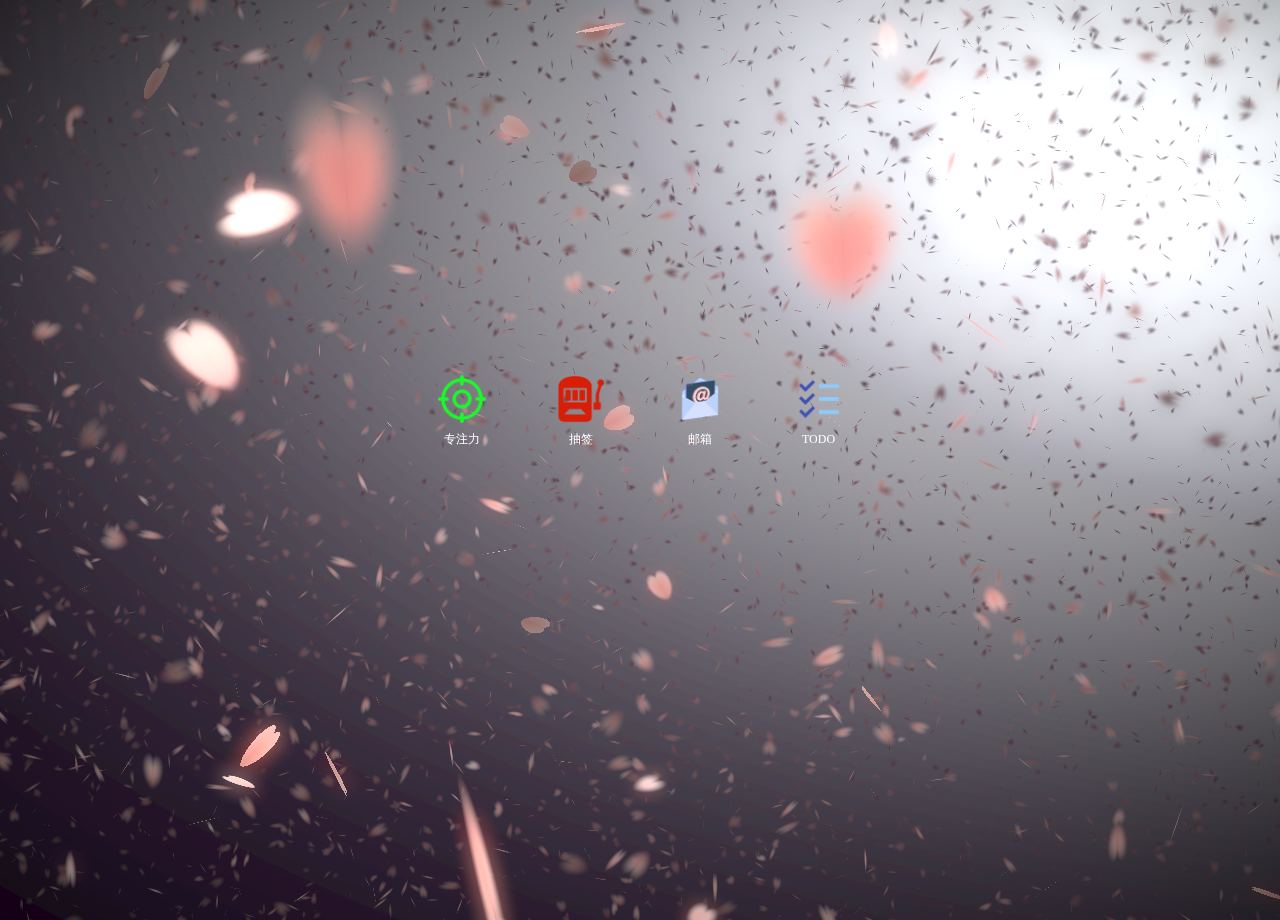
<file: index.html>
<!doctype html>
<html>
<head>
  <meta charset="utf-8">
  <meta content="en-us" http-equiv="Content-Language">
  <meta name="viewport" content="width=device-width, initial-scale=0.9">
  <title id="title">陳昱升的個人網站</title>
  <script type="text/javascript">
    var d = new Date()
    var time = d.getHours()
    if (time < 24) {
      document.getElementById("title").innerHTML = "Good evening!";
    }
    if (time < 19) {
      document.getElementById("title").innerHTML = "Good afternoon!";
    }
    if (time < 12) {
      document.getElementById("title").innerHTML = "Good morning!";
    }
    if (time < 5) {
      document.getElementById("title").innerHTML = "Go to sleep!";
    }
  </script>
  <style>
    * {
      padding: 0;
      margin: 0;
    }

    body {
      text-align: center;
      background-repeat: no-repeat;
      background-color: #353535;
    }

    #search_input {
      width: 90%;
      height: 40px;
      background-color: transparent;
      border: none;
      outline: 0;
      font-size: 16px;
      color: #4a4266;
      padding: 0 10px;
      border-radius: 50px
    }

    .search_part {
      margin-bottom: 10px;
      margin-top: 90px;
    }

    span {
      display: block;
      font-size: 12px;
      overflow: hidden;
      padding-left: 2px;
      vertical-align: middle;
    }

    .search_bar {
      box-shadow: 0 0 5px rgba(70, 70, 40, .255);
      -webkit-animation: fadeIn 2.5s;
      animation: fadeIn 2.5s;
      background-color: transparent;
      border-radius: 3px;
      display: table;
      vertical-align: middle;
      width: 80%;
      height: 20px;
      max-width: 400px;
      margin: 10px auto;
    }

    #search_submit {
      outline: 0;
      height: 40px;
      float: right;
      color: #4a4266;
      font-size: 18px;
      font-weight: 500;
      border: none;
      background-color: transparent;
      padding: 0 13px 0 13px
    }

    #content {
      width: 100%;
      text-align: center;
      padding-top: 25px;
      padding-bottom: 15px;
      position: fixed;
      top: 50%;
      margin-top: -100px;
    }

    .box {
      -webkit-animation: fadeInDown 1s;
      animation: fadeInDown 1s;
      position: relative;
      display: inline-block;
      width: 75px;
      margin: 0 20px;
      border: 0;
    }

    .box a {
      width: 100%;
      height: 100%;
      position: absolute;
      left: 0;
      top: 0;
    }

    .url {
      color: #fff;
      height: 1.5em;
      line-height: 1.5em;
      width: 72px;
      font-size: 0.75em;
      white-space: nowrap;
      overflow: hidden;
      margin: auto;
      -webkit-border-top-right-radius: 5px;
      -webkit-border-bottom-right-radius: 5px;
      text-overflow: ellipsis;
      -o-text-overflow: ellipsis;
      -ms-text-overflow: ellipsis;
      padding-top: 3px;
      padding-bottom: 8px;
    }

    .icon {
      width: 3em;
      height: 3em;
      max-width: 72px;
    }

    #app-items {
      width: 100%;
      max-width: 500px;
      margin: 0px auto;
      text-align: center;
      background-color: transparent;;
      padding-top: 0px;
      padding-bottom: 15px;
    }

    .title {
      background-color: #ffffff;
      font-size: 16px;
      height: 30px;
      line-height: 30px;
      padding: 0 10px 0 20px;
      color: #fff;
    }

    .shuxing {
      color: #fff;
      font-size: 12px;
      height: 30px;
      line-height: 20px;
      padding: 0 10px 0 20px;
    }

    @-webkit-keyframes flipInX {
      0% {
        -webkit-transform: perspective(400px) rotateX(90deg);
        transform: perspective(400px) rotateX(90deg);
        opacity: 0
      }
      40% {
        -webkit-transform: perspective(400px) rotateX(-10deg);
        transform: perspective(400px) rotateX(-10deg)
      }
      70% {
        -webkit-transform: perspective(400px) rotateX(10deg);
        transform: perspective(400px) rotateX(10deg)
      }
      100% {
        -webkit-transform: perspective(400px) rotateX(0);
        transform: perspective(400px) rotateX(0);
        opacity: 1
      }
    }

    @keyframes flipInX {
      0% {
        -webkit-transform: perspective(400px) rotateX(90deg);
        -ms-transform: perspective(400px) rotateX(90deg);
        transform: perspective(400px) rotateX(90deg);
        opacity: 0
      }
      40% {
        -webkit-transform: perspective(400px) rotateX(-10deg);
        -ms-transform: perspective(400px) rotateX(-10deg);
        transform: perspective(400px) rotateX(-10deg)
      }
      70% {
        -webkit-transform: perspective(400px) rotateX(10deg);
        -ms-transform: perspective(400px) rotateX(10deg);
        transform: perspective(400px) rotateX(10deg)
      }
      100% {
        -webkit-transform: perspective(400px) rotateX(0);
        -ms-transform: perspective(400px) rotateX(0);
        transform: perspective(400px) rotateX(0);
        opacity: 1
      }
    }

    @-webkit-keyframes fadeIn {
      0% {
        opacity: 0
      }
      100% {
        opacity: 1
      }
    }

    @keyframes fadeIn {
      0% {
        opacity: 0
      }
      100% {
        opacity: 1
      }
    }

    @-webkit-keyframes fadeInDown {
      0% {
        opacity: 0;
        -webkit-transform: translateY(-20px);
        transform: translateY(-20px)
      }
      100% {
        opacity: 1;
        -webkit-transform: translateY(0);
        transform: translateY(0)
      }
    }

    @keyframes fadeInDown {
      0% {
        opacity: 0;
        -webkit-transform: translateY(-20px);
        -ms-transform: translateY(-20px);
        transform: translateY(-20px)
      }
      100% {
        opacity: 1;
        -webkit-transform: translateY(0);
        -ms-transform: translateY(0);
        transform: translateY(0)
      }
    }
  </style>
  <style>
    canvas {
      padding: 0;
      margin: 0;
      position: absolute;
      z-index: -1;
      left: 0px;
    }

    #search_input {
      width: 100%;
      height: 40px;
      background-color: transparent;
      border: none;
      outline: 0;
      font-size: 16px;
      color: #000000;
    }

    /*翻译
    搜索框边距
    下边距︰ 30px;
    上边距︰ 20px;
    */

    .search_part {
      margin-bottom: 10px;
      margin-top: 40px;
    }

    /*翻译
    跨度样式
    显示︰ 阻止;
    溢出︰ 隐藏;
    左填充︰ 5px;
    垂直对齐︰ 居中;
    */

    .search_bar span {
      display: block;
      font-size: 12px;
      overflow: hidden;
      padding-left: 2px;
      margin-right: 42px;
      vertical-align: middle;
    }

    .search_bar span i {
      display: none;
      float: right;
      width: 35px;
      height: 40px;
      background-size: 16px;
    }

    .search_bar .si {
      margin: 0 38px 0 10px;
    }

    li {
      list-style: none;
    }

    /*搜索建议条*/
    #suggest {
      position: absolute;
      left: -1px;
      right: -1px;
      top: 40px;
      border: 1px solid #ccc;
      background: #fff;
      line-height: 40px;
    }

    #suggest li {
      border-bottom: 1px solid #ccc;
      text-align: left;
      padding-left: 16px;
    }

    #suggest li:active {
      background: #F0F0F0;
    }

    #suggest li b {
      float: right;
      width: 44px;
      height: 40px;
      background: url([data-uri]) no-repeat scroll center center #fff;
      background-size: 11px;
    }

    #suggest .close {
      text-align: right;
      font-size: 14px;
      color: #888;
      padding-right: 12px;
    }

    .search_bar {
      box-shadow: 0 0 5px rgba(70, 70, 40, .255);
      -webkit-animation: fadeIn 2.5s;
      animation: fadeIn 2.5s;
      background-color: #fff;
      opacity: 0.4;
      border-radius: 3px;
      display: table;
      vertical-align: middle;
      width: 80%;
      height: 20px;
      max-width: 400px;
      margin: 10px auto;
      position: relative;
      z-index: 10;
    }

    #search_submit {
      outline: 0;
      height: 40px;
      float: right;
      color: #125;
      font-size: 18px;
      font-weight: 500;
      border: none;
      background-color: transparent;
      padding: 0 13px 0 13px
    }
  </style>
  <style>
    html, * {
      -webkit-user-select: text !important;
      -moz-user-select: text !important;
    }
  </style>
</head>

<body>
<canvas id="sakura" width="400" height="920"></canvas>
<div id="content" >
  <div id="app-items">
    <div class="box"><a href="/concentration.html"></a>
      <p><img class="icon" src="/static/img/concentration.png"></p>
      <p class="url">专注力</p>
    </div>
    <div class="box"><a href="/lottery_decision.html"></a>
      <p><img class="icon" src="/static/img/lottery_decision.png"></p>
      <p class="url">抽签</p>
    </div>
    <div class="box"><a href="/email.html"></a>
      <p><img class="icon" src="/static/img/email.png"></p>
      <p class="url">邮箱</p>
    </div>
    <div class="box"><a href="/todoList.html"></a>
      <p><img class="icon" src="/static/img/todo_list.png"></p>
      <p class="url">TODO</p>
    </div>
  </div>
  <script id="sakura_point_vsh" type="x-shader/x_vertex">
uniform mat4 uProjection;
uniform mat4 uModelview;
uniform vec3 uResolution;
uniform vec3 uOffset;
uniform vec3 uDOF;  //x:focus distance, y:focus radius, z:max radius
uniform vec3 uFade; //x:start distance, y:half distance, z:near fade start

attribute vec3 aPosition;
attribute vec3 aEuler;
attribute vec2 aMisc; //x:size, y:fade

varying vec3 pposition;
varying float psize;
varying float palpha;
varying float pdist;

//varying mat3 rotMat;
varying vec3 normX;
varying vec3 normY;
varying vec3 normZ;
varying vec3 normal;

varying float diffuse;
varying float specular;
varying float rstop;
varying float distancefade;

void main(void) {
    // Projection is based on vertical angle
    vec4 pos = uModelview * vec4(aPosition + uOffset, 1.0);
    gl_Position = uProjection * pos;
    gl_PointSize = aMisc.x * uProjection[1][1] / -pos.z * uResolution.y * 0.5;

    pposition = pos.xyz;
    psize = aMisc.x;
    pdist = length(pos.xyz);
    palpha = smoothstep(0.0, 1.0, (pdist - 0.1) / uFade.z);

    vec3 elrsn = sin(aEuler);
    vec3 elrcs = cos(aEuler);
    mat3 rotx = mat3(
        1.0, 0.0, 0.0,
        0.0, elrcs.x, elrsn.x,
        0.0, -elrsn.x, elrcs.x
    );
    mat3 roty = mat3(
        elrcs.y, 0.0, -elrsn.y,
        0.0, 1.0, 0.0,
        elrsn.y, 0.0, elrcs.y
    );
    mat3 rotz = mat3(
        elrcs.z, elrsn.z, 0.0,
        -elrsn.z, elrcs.z, 0.0,
        0.0, 0.0, 1.0
    );
    mat3 rotmat = rotx * roty * rotz;
    normal = rotmat[2];

    mat3 trrotm = mat3(
        rotmat[0][0], rotmat[1][0], rotmat[2][0],
        rotmat[0][1], rotmat[1][1], rotmat[2][1],
        rotmat[0][2], rotmat[1][2], rotmat[2][2]
    );
    normX = trrotm[0];
    normY = trrotm[1];
    normZ = trrotm[2];

    const vec3 lit = vec3(0.6917144638660746, 0.6917144638660746, -0.20751433915982237);

    float tmpdfs = dot(lit, normal);
    if(tmpdfs < 0.0) {
        normal = -normal;
        tmpdfs = dot(lit, normal);
    }
    diffuse = 0.4 + tmpdfs;

    vec3 eyev = normalize(-pos.xyz);
    if(dot(eyev, normal) > 0.0) {
        vec3 hv = normalize(eyev + lit);
        specular = pow(max(dot(hv, normal), 0.0), 20.0);
    }
    else {
        specular = 0.0;
    }

    rstop = clamp((abs(pdist - uDOF.x) - uDOF.y) / uDOF.z, 0.0, 1.0);
    rstop = pow(rstop, 0.5);
    //-0.69315 = ln(0.5)
    distancefade = min(1.0, exp((uFade.x - pdist) * 0.69315 / uFade.y));
}

  </script>
  <script id="sakura_point_fsh" type="x-shader/x_fragment">
#ifdef GL_ES
//precision mediump float;
precision highp float;
#endif

uniform vec3 uDOF;  //x:focus distance, y:focus radius, z:max radius
uniform vec3 uFade; //x:start distance, y:half distance, z:near fade start

const vec3 fadeCol = vec3(0.08, 0.03, 0.06);

varying vec3 pposition;
varying float psize;
varying float palpha;
varying float pdist;

//varying mat3 rotMat;
varying vec3 normX;
varying vec3 normY;
varying vec3 normZ;
varying vec3 normal;

varying float diffuse;
varying float specular;
varying float rstop;
varying float distancefade;

float ellipse(vec2 p, vec2 o, vec2 r) {
    vec2 lp = (p - o) / r;
    return length(lp) - 1.0;
}

void main(void) {
    vec3 p = vec3(gl_PointCoord - vec2(0.5, 0.5), 0.0) * 2.0;
    vec3 d = vec3(0.0, 0.0, -1.0);
    float nd = normZ.z; //dot(-normZ, d);
    if(abs(nd) < 0.0001) discard;

    float np = dot(normZ, p);
    vec3 tp = p + d * np / nd;
    vec2 coord = vec2(dot(normX, tp), dot(normY, tp));

    //angle = 15 degree
    const float flwrsn = 0.258819045102521;
    const float flwrcs = 0.965925826289068;
    mat2 flwrm = mat2(flwrcs, -flwrsn, flwrsn, flwrcs);
    vec2 flwrp = vec2(abs(coord.x), coord.y) * flwrm;

    float r;
    if(flwrp.x < 0.0) {
        r = ellipse(flwrp, vec2(0.065, 0.024) * 0.5, vec2(0.36, 0.96) * 0.5);
    }
    else {
        r = ellipse(flwrp, vec2(0.065, 0.024) * 0.5, vec2(0.58, 0.96) * 0.5);
    }

    if(r > rstop) discard;

    vec3 col = mix(vec3(1.0, 0.8, 0.75), vec3(1.0, 0.9, 0.87), r);
    float grady = mix(0.0, 1.0, pow(coord.y * 0.5 + 0.5, 0.35));
    col *= vec3(1.0, grady, grady);
    col *= mix(0.8, 1.0, pow(abs(coord.x), 0.3));
    col = col * diffuse + specular;

    col = mix(fadeCol, col, distancefade);

    float alpha = (rstop > 0.001)? (0.5 - r / (rstop * 2.0)) : 1.0;
    alpha = smoothstep(0.0, 1.0, alpha) * palpha;

    gl_FragColor = vec4(col * 0.5, alpha);
}

  </script>
  <!-- effects -->
  <script id="fx_common_vsh" type="x-shader/x_vertex">
uniform vec3 uResolution;
attribute vec2 aPosition;

varying vec2 texCoord;
varying vec2 screenCoord;

void main(void) {
    gl_Position = vec4(aPosition, 0.0, 1.0);
    texCoord = aPosition.xy * 0.5 + vec2(0.5, 0.5);
    screenCoord = aPosition.xy * vec2(uResolution.z, 1.0);
}

  </script>
  <script id="bg_fsh" type="x-shader/x_fragment">
#ifdef GL_ES
//precision mediump float;
precision highp float;
#endif

uniform vec2 uTimes;

varying vec2 texCoord;
varying vec2 screenCoord;

void main(void) {
    vec3 col;
    float c;
    vec2 tmpv = texCoord * vec2(0.8, 1.0) - vec2(0.95, 1.0);
    c = exp(-pow(length(tmpv) * 1.8, 2.0));
    col = mix(vec3(0.02, 0.0, 0.03), vec3(0.96, 0.98, 1.0) * 1.5, c);
    gl_FragColor = vec4(col * 0.5, 1.0);
}

  </script>
  <script id="fx_brightbuf_fsh" type="x-shader/x_fragment">
#ifdef GL_ES
//precision mediump float;
precision highp float;
#endif
uniform sampler2D uSrc;
uniform vec2 uDelta;

varying vec2 texCoord;
varying vec2 screenCoord;

void main(void) {
    vec4 col = texture2D(uSrc, texCoord);
    gl_FragColor = vec4(col.rgb * 2.0 - vec3(0.5), 1.0);
}

  </script>
  <script id="fx_dirblur_r4_fsh" type="x-shader/x_fragment">
#ifdef GL_ES
//precision mediump float;
precision highp float;
#endif
uniform sampler2D uSrc;
uniform vec2 uDelta;
uniform vec4 uBlurDir; //dir(x, y), stride(z, w)

varying vec2 texCoord;
varying vec2 screenCoord;

void main(void) {
    vec4 col = texture2D(uSrc, texCoord);
    col = col + texture2D(uSrc, texCoord + uBlurDir.xy * uDelta);
    col = col + texture2D(uSrc, texCoord - uBlurDir.xy * uDelta);
    col = col + texture2D(uSrc, texCoord + (uBlurDir.xy + uBlurDir.zw) * uDelta);
    col = col + texture2D(uSrc, texCoord - (uBlurDir.xy + uBlurDir.zw) * uDelta);
    gl_FragColor = col / 5.0;
}

  </script>
  <!-- effect fragment shader template -->
  <script id="fx_common_fsh" type="x-shader/x_fragment">
#ifdef GL_ES
//precision mediump float;
precision highp float;
#endif
uniform sampler2D uSrc;
uniform vec2 uDelta;

varying vec2 texCoord;
varying vec2 screenCoord;

void main(void) {
    gl_FragColor = texture2D(uSrc, texCoord);
}

  </script>
  <!-- post processing -->
  <script id="pp_final_vsh" type="x-shader/x_vertex">
uniform vec3 uResolution;
attribute vec2 aPosition;
varying vec2 texCoord;
varying vec2 screenCoord;
void main(void) {
    gl_Position = vec4(aPosition, 0.0, 1.0);
    texCoord = aPosition.xy * 0.5 + vec2(0.5, 0.5);
    screenCoord = aPosition.xy * vec2(uResolution.z, 1.0);
}

  </script>
  <script id="pp_final_fsh" type="x-shader/x_fragment">
#ifdef GL_ES
//precision mediump float;
precision highp float;
#endif
uniform sampler2D uSrc;
uniform sampler2D uBloom;
uniform vec2 uDelta;
varying vec2 texCoord;
varying vec2 screenCoord;
void main(void) {
    vec4 srccol = texture2D(uSrc, texCoord) * 2.0;
    vec4 bloomcol = texture2D(uBloom, texCoord);
    vec4 col;
    col = srccol + bloomcol * (vec4(1.0) + srccol);
    col *= smoothstep(1.0, 0.0, pow(length((texCoord - vec2(0.5)) * 2.0), 1.2) * 0.5);
    col = pow(col, vec4(0.45454545454545)); //(1.0 / 2.2)

    gl_FragColor = vec4(col.rgb, 1.0);
    gl_FragColor.a = 1.0;
}

  </script>
  <script>
    // Utilities
    var Vector3 = {};
    var Matrix44 = {};
    Vector3.create = function (x, y, z) {
      return {'x': x, 'y': y, 'z': z};
    };
    Vector3.dot = function (v0, v1) {
      return v0.x * v1.x + v0.y * v1.y + v0.z * v1.z;
    };
    Vector3.cross = function (v, v0, v1) {
      v.x = v0.y * v1.z - v0.z * v1.y;
      v.y = v0.z * v1.x - v0.x * v1.z;
      v.z = v0.x * v1.y - v0.y * v1.x;
    };
    Vector3.normalize = function (v) {
      var l = v.x * v.x + v.y * v.y + v.z * v.z;
      if (l > 0.00001) {
        l = 1.0 / Math.sqrt(l);
        v.x *= l;
        v.y *= l;
        v.z *= l;
      }
    };
    Vector3.arrayForm = function (v) {
      if (v.array) {
        v.array[0] = v.x;
        v.array[1] = v.y;
        v.array[2] = v.z;
      } else {
        v.array = new Float32Array([v.x, v.y, v.z]);
      }
      return v.array;
    };
    Matrix44.createIdentity = function () {
      return new Float32Array([1.0, 0.0, 0.0, 0.0, 0.0, 1.0, 0.0, 0.0, 0.0, 0.0, 1.0, 0.0, 0.0, 0.0, 0.0, 1.0]);
    };
    Matrix44.loadProjection = function (m, aspect, vdeg, near, far) {
      var h = near * Math.tan(vdeg * Math.PI / 180.0 * 0.5) * 2.0;
      var w = h * aspect;

      m[0] = 2.0 * near / w;
      m[1] = 0.0;
      m[2] = 0.0;
      m[3] = 0.0;

      m[4] = 0.0;
      m[5] = 2.0 * near / h;
      m[6] = 0.0;
      m[7] = 0.0;

      m[8] = 0.0;
      m[9] = 0.0;
      m[10] = -(far + near) / (far - near);
      m[11] = -1.0;

      m[12] = 0.0;
      m[13] = 0.0;
      m[14] = -2.0 * far * near / (far - near);
      m[15] = 0.0;
    };
    Matrix44.loadLookAt = function (m, vpos, vlook, vup) {
      var frontv = Vector3.create(vpos.x - vlook.x, vpos.y - vlook.y, vpos.z - vlook.z);
      Vector3.normalize(frontv);
      var sidev = Vector3.create(1.0, 0.0, 0.0);
      Vector3.cross(sidev, vup, frontv);
      Vector3.normalize(sidev);
      var topv = Vector3.create(1.0, 0.0, 0.0);
      Vector3.cross(topv, frontv, sidev);
      Vector3.normalize(topv);

      m[0] = sidev.x;
      m[1] = topv.x;
      m[2] = frontv.x;
      m[3] = 0.0;

      m[4] = sidev.y;
      m[5] = topv.y;
      m[6] = frontv.y;
      m[7] = 0.0;

      m[8] = sidev.z;
      m[9] = topv.z;
      m[10] = frontv.z;
      m[11] = 0.0;

      m[12] = -(vpos.x * m[0] + vpos.y * m[4] + vpos.z * m[8]);
      m[13] = -(vpos.x * m[1] + vpos.y * m[5] + vpos.z * m[9]);
      m[14] = -(vpos.x * m[2] + vpos.y * m[6] + vpos.z * m[10]);
      m[15] = 1.0;
    };

    //
    var timeInfo = {
      'start': 0, 'prev': 0, // Date
      'delta': 0, 'elapsed': 0 // Number(sec)
    };

    //
    var gl;
    var renderSpec = {
      'width': 0,
      'height': 0,
      'aspect': 1,
      'array': new Float32Array(3),
      'halfWidth': 0,
      'halfHeight': 0,
      'halfArray': new Float32Array(3)
      // and some render targets. see setViewport()
    };
    renderSpec.setSize = function (w, h) {
      renderSpec.width = w;
      renderSpec.height = h;
      renderSpec.aspect = renderSpec.width / renderSpec.height;
      renderSpec.array[0] = renderSpec.width;
      renderSpec.array[1] = renderSpec.height;
      renderSpec.array[2] = renderSpec.aspect;

      renderSpec.halfWidth = Math.floor(w / 2);
      renderSpec.halfHeight = Math.floor(h / 2);
      renderSpec.halfArray[0] = renderSpec.halfWidth;
      renderSpec.halfArray[1] = renderSpec.halfHeight;
      renderSpec.halfArray[2] = renderSpec.halfWidth / renderSpec.halfHeight;
    };

    function deleteRenderTarget(rt) {
      gl.deleteFramebuffer(rt.frameBuffer);
      gl.deleteRenderbuffer(rt.renderBuffer);
      gl.deleteTexture(rt.texture);
    }

    function createRenderTarget(w, h) {
      var ret = {
        'width': w,
        'height': h,
        'sizeArray': new Float32Array([w, h, w / h]),
        'dtxArray': new Float32Array([1.0 / w, 1.0 / h])
      };
      ret.frameBuffer = gl.createFramebuffer();
      ret.renderBuffer = gl.createRenderbuffer();
      ret.texture = gl.createTexture();

      gl.bindTexture(gl.TEXTURE_2D, ret.texture);
      gl.texImage2D(gl.TEXTURE_2D, 0, gl.RGBA, w, h, 0, gl.RGBA, gl.UNSIGNED_BYTE, null);
      gl.texParameteri(gl.TEXTURE_2D, gl.TEXTURE_WRAP_S, gl.CLAMP_TO_EDGE);
      gl.texParameteri(gl.TEXTURE_2D, gl.TEXTURE_WRAP_T, gl.CLAMP_TO_EDGE);
      gl.texParameteri(gl.TEXTURE_2D, gl.TEXTURE_MAG_FILTER, gl.LINEAR);
      gl.texParameteri(gl.TEXTURE_2D, gl.TEXTURE_MIN_FILTER, gl.LINEAR);

      gl.bindFramebuffer(gl.FRAMEBUFFER, ret.frameBuffer);
      gl.framebufferTexture2D(gl.FRAMEBUFFER, gl.COLOR_ATTACHMENT0, gl.TEXTURE_2D, ret.texture, 0);

      gl.bindRenderbuffer(gl.RENDERBUFFER, ret.renderBuffer);
      gl.renderbufferStorage(gl.RENDERBUFFER, gl.DEPTH_COMPONENT16, w, h);
      gl.framebufferRenderbuffer(gl.FRAMEBUFFER, gl.DEPTH_ATTACHMENT, gl.RENDERBUFFER, ret.renderBuffer);

      gl.bindTexture(gl.TEXTURE_2D, null);
      gl.bindRenderbuffer(gl.RENDERBUFFER, null);
      gl.bindFramebuffer(gl.FRAMEBUFFER, null);

      return ret;
    }

    function compileShader(shtype, shsrc) {
      var retsh = gl.createShader(shtype);

      gl.shaderSource(retsh, shsrc);
      gl.compileShader(retsh);

      if (!gl.getShaderParameter(retsh, gl.COMPILE_STATUS)) {
        var errlog = gl.getShaderInfoLog(retsh);
        gl.deleteShader(retsh);
        console.error(errlog);
        return null;
      }
      return retsh;
    }

    function createShader(vtxsrc, frgsrc, uniformlist, attrlist) {
      var vsh = compileShader(gl.VERTEX_SHADER, vtxsrc);
      var fsh = compileShader(gl.FRAGMENT_SHADER, frgsrc);

      if (vsh == null || fsh == null) {
        return null;
      }

      var prog = gl.createProgram();
      gl.attachShader(prog, vsh);
      gl.attachShader(prog, fsh);

      gl.deleteShader(vsh);
      gl.deleteShader(fsh);

      gl.linkProgram(prog);
      if (!gl.getProgramParameter(prog, gl.LINK_STATUS)) {
        var errlog = gl.getProgramInfoLog(prog);
        console.error(errlog);
        return null;
      }

      if (uniformlist) {
        prog.uniforms = {};
        for (var i = 0; i < uniformlist.length; i++) {
          prog.uniforms[uniformlist[i]] = gl.getUniformLocation(prog, uniformlist[i]);
        }
      }

      if (attrlist) {
        prog.attributes = {};
        for (var i = 0; i < attrlist.length; i++) {
          var attr = attrlist[i];
          prog.attributes[attr] = gl.getAttribLocation(prog, attr);
        }
      }

      return prog;
    }

    function useShader(prog) {
      gl.useProgram(prog);
      for (var attr in prog.attributes) {
        gl.enableVertexAttribArray(prog.attributes[attr]);
        ;
      }
    }

    function unuseShader(prog) {
      for (var attr in prog.attributes) {
        gl.disableVertexAttribArray(prog.attributes[attr]);
        ;
      }
      gl.useProgram(null);
    }

    /////
    var projection = {
      'angle': 60,
      'nearfar': new Float32Array([0.1, 100.0]),
      'matrix': Matrix44.createIdentity()
    };
    var camera = {
      'position': Vector3.create(0, 0, 100),
      'lookat': Vector3.create(0, 0, 0),
      'up': Vector3.create(0, 1, 0),
      'dof': Vector3.create(10.0, 4.0, 8.0),
      'matrix': Matrix44.createIdentity()
    };

    var pointFlower = {};
    var meshFlower = {};
    var sceneStandBy = false;

    var BlossomParticle = function () {
      this.velocity = new Array(3);
      this.rotation = new Array(3);
      this.position = new Array(3);
      this.euler = new Array(3);
      this.size = 1.0;
      this.alpha = 1.0;
      this.zkey = 0.0;
    };

    BlossomParticle.prototype.setVelocity = function (vx, vy, vz) {
      this.velocity[0] = vx;
      this.velocity[1] = vy;
      this.velocity[2] = vz;
    };

    BlossomParticle.prototype.setRotation = function (rx, ry, rz) {
      this.rotation[0] = rx;
      this.rotation[1] = ry;
      this.rotation[2] = rz;
    };

    BlossomParticle.prototype.setPosition = function (nx, ny, nz) {
      this.position[0] = nx;
      this.position[1] = ny;
      this.position[2] = nz;
    };

    BlossomParticle.prototype.setEulerAngles = function (rx, ry, rz) {
      this.euler[0] = rx;
      this.euler[1] = ry;
      this.euler[2] = rz;
    };

    BlossomParticle.prototype.setSize = function (s) {
      this.size = s;
    };

    BlossomParticle.prototype.update = function (dt, et) {
      this.position[0] += this.velocity[0] * dt;
      this.position[1] += this.velocity[1] * dt;
      this.position[2] += this.velocity[2] * dt;

      this.euler[0] += this.rotation[0] * dt;
      this.euler[1] += this.rotation[1] * dt;
      this.euler[2] += this.rotation[2] * dt;
    };

    function createPointFlowers() {
      // get point sizes
      var prm = gl.getParameter(gl.ALIASED_POINT_SIZE_RANGE);
      renderSpec.pointSize = {'min': prm[0], 'max': prm[1]};

      var vtxsrc = document.getElementById("sakura_point_vsh").textContent;
      var frgsrc = document.getElementById("sakura_point_fsh").textContent;

      pointFlower.program = createShader(
        vtxsrc, frgsrc,
        ['uProjection', 'uModelview', 'uResolution', 'uOffset', 'uDOF', 'uFade'],
        ['aPosition', 'aEuler', 'aMisc']
      );

      useShader(pointFlower.program);
      pointFlower.offset = new Float32Array([0.0, 0.0, 0.0]);
      pointFlower.fader = Vector3.create(0.0, 10.0, 0.0);

      // paramerters: velocity[3], rotate[3]
      pointFlower.numFlowers = 1600;
      pointFlower.particles = new Array(pointFlower.numFlowers);
      // vertex attributes {position[3], euler_xyz[3], size[1]}
      pointFlower.dataArray = new Float32Array(pointFlower.numFlowers * (3 + 3 + 2));
      pointFlower.positionArrayOffset = 0;
      pointFlower.eulerArrayOffset = pointFlower.numFlowers * 3;
      pointFlower.miscArrayOffset = pointFlower.numFlowers * 6;

      pointFlower.buffer = gl.createBuffer();
      gl.bindBuffer(gl.ARRAY_BUFFER, pointFlower.buffer);
      gl.bufferData(gl.ARRAY_BUFFER, pointFlower.dataArray, gl.DYNAMIC_DRAW);
      gl.bindBuffer(gl.ARRAY_BUFFER, null);

      unuseShader(pointFlower.program);

      for (var i = 0; i < pointFlower.numFlowers; i++) {
        pointFlower.particles[i] = new BlossomParticle();
      }
    }

    function initPointFlowers() {
      //area
      pointFlower.area = Vector3.create(20.0, 20.0, 20.0);
      pointFlower.area.x = pointFlower.area.y * renderSpec.aspect;

      pointFlower.fader.x = 10.0; //env fade start
      pointFlower.fader.y = pointFlower.area.z; //env fade half
      pointFlower.fader.z = 0.1;  //near fade start

      //particles
      var PI2 = Math.PI * 2.0;
      var tmpv3 = Vector3.create(0, 0, 0);
      var tmpv = 0;
      var symmetryrand = function () {
        return (Math.random() * 2.0 - 1.0);
      };
      for (var i = 0; i < pointFlower.numFlowers; i++) {
        var tmpprtcl = pointFlower.particles[i];

        //velocity
        tmpv3.x = symmetryrand() * 0.3 + 0.8;
        tmpv3.y = symmetryrand() * 0.2 - 1.0;
        tmpv3.z = symmetryrand() * 0.3 + 0.5;
        Vector3.normalize(tmpv3);
        tmpv = 2.0 + Math.random() * 1.0;
        tmpprtcl.setVelocity(tmpv3.x * tmpv, tmpv3.y * tmpv, tmpv3.z * tmpv);

        //rotation
        tmpprtcl.setRotation(
          symmetryrand() * PI2 * 0.5,
          symmetryrand() * PI2 * 0.5,
          symmetryrand() * PI2 * 0.5
        );

        //position
        tmpprtcl.setPosition(
          symmetryrand() * pointFlower.area.x,
          symmetryrand() * pointFlower.area.y,
          symmetryrand() * pointFlower.area.z
        );

        //euler
        tmpprtcl.setEulerAngles(
          Math.random() * Math.PI * 2.0,
          Math.random() * Math.PI * 2.0,
          Math.random() * Math.PI * 2.0
        );

        //size
        tmpprtcl.setSize(0.9 + Math.random() * 0.1);
      }
    }

    function renderPointFlowers() {
      //update
      var PI2 = Math.PI * 2.0;
      var limit = [pointFlower.area.x, pointFlower.area.y, pointFlower.area.z];
      var repeatPos = function (prt, cmp, limit) {
        if (Math.abs(prt.position[cmp]) - prt.size * 0.5 > limit) {
          //out of area
          if (prt.position[cmp] > 0) {
            prt.position[cmp] -= limit * 2.0;
          } else {
            prt.position[cmp] += limit * 2.0;
          }
        }
      };
      var repeatEuler = function (prt, cmp) {
        prt.euler[cmp] = prt.euler[cmp] % PI2;
        if (prt.euler[cmp] < 0.0) {
          prt.euler[cmp] += PI2;
        }
      };

      for (var i = 0; i < pointFlower.numFlowers; i++) {
        var prtcl = pointFlower.particles[i];
        prtcl.update(timeInfo.delta, timeInfo.elapsed);
        repeatPos(prtcl, 0, pointFlower.area.x);
        repeatPos(prtcl, 1, pointFlower.area.y);
        repeatPos(prtcl, 2, pointFlower.area.z);
        repeatEuler(prtcl, 0);
        repeatEuler(prtcl, 1);
        repeatEuler(prtcl, 2);

        prtcl.alpha = 1.0;//(pointFlower.area.z - prtcl.position[2]) * 0.5;

        prtcl.zkey = (camera.matrix[2] * prtcl.position[0]
          + camera.matrix[6] * prtcl.position[1]
          + camera.matrix[10] * prtcl.position[2]
          + camera.matrix[14]);
      }

      // sort
      pointFlower.particles.sort(function (p0, p1) {
        return p0.zkey - p1.zkey;
      });

      // update data
      var ipos = pointFlower.positionArrayOffset;
      var ieuler = pointFlower.eulerArrayOffset;
      var imisc = pointFlower.miscArrayOffset;
      for (var i = 0; i < pointFlower.numFlowers; i++) {
        var prtcl = pointFlower.particles[i];
        pointFlower.dataArray[ipos] = prtcl.position[0];
        pointFlower.dataArray[ipos + 1] = prtcl.position[1];
        pointFlower.dataArray[ipos + 2] = prtcl.position[2];
        ipos += 3;
        pointFlower.dataArray[ieuler] = prtcl.euler[0];
        pointFlower.dataArray[ieuler + 1] = prtcl.euler[1];
        pointFlower.dataArray[ieuler + 2] = prtcl.euler[2];
        ieuler += 3;
        pointFlower.dataArray[imisc] = prtcl.size;
        pointFlower.dataArray[imisc + 1] = prtcl.alpha;
        imisc += 2;
      }

      //draw
      gl.enable(gl.BLEND);
      //gl.disable(gl.DEPTH_TEST);
      gl.blendFunc(gl.SRC_ALPHA, gl.ONE_MINUS_SRC_ALPHA);

      var prog = pointFlower.program;
      useShader(prog);

      gl.uniformMatrix4fv(prog.uniforms.uProjection, false, projection.matrix);
      gl.uniformMatrix4fv(prog.uniforms.uModelview, false, camera.matrix);
      gl.uniform3fv(prog.uniforms.uResolution, renderSpec.array);
      gl.uniform3fv(prog.uniforms.uDOF, Vector3.arrayForm(camera.dof));
      gl.uniform3fv(prog.uniforms.uFade, Vector3.arrayForm(pointFlower.fader));

      gl.bindBuffer(gl.ARRAY_BUFFER, pointFlower.buffer);
      gl.bufferData(gl.ARRAY_BUFFER, pointFlower.dataArray, gl.DYNAMIC_DRAW);

      gl.vertexAttribPointer(prog.attributes.aPosition, 3, gl.FLOAT, false, 0, pointFlower.positionArrayOffset * Float32Array.BYTES_PER_ELEMENT);
      gl.vertexAttribPointer(prog.attributes.aEuler, 3, gl.FLOAT, false, 0, pointFlower.eulerArrayOffset * Float32Array.BYTES_PER_ELEMENT);
      gl.vertexAttribPointer(prog.attributes.aMisc, 2, gl.FLOAT, false, 0, pointFlower.miscArrayOffset * Float32Array.BYTES_PER_ELEMENT);

      // doubler
      for (var i = 1; i < 2; i++) {
        var zpos = i * -2.0;
        pointFlower.offset[0] = pointFlower.area.x * -1.0;
        pointFlower.offset[1] = pointFlower.area.y * -1.0;
        pointFlower.offset[2] = pointFlower.area.z * zpos;
        gl.uniform3fv(prog.uniforms.uOffset, pointFlower.offset);
        gl.drawArrays(gl.POINT, 0, pointFlower.numFlowers);

        pointFlower.offset[0] = pointFlower.area.x * -1.0;
        pointFlower.offset[1] = pointFlower.area.y * 1.0;
        pointFlower.offset[2] = pointFlower.area.z * zpos;
        gl.uniform3fv(prog.uniforms.uOffset, pointFlower.offset);
        gl.drawArrays(gl.POINT, 0, pointFlower.numFlowers);

        pointFlower.offset[0] = pointFlower.area.x * 1.0;
        pointFlower.offset[1] = pointFlower.area.y * -1.0;
        pointFlower.offset[2] = pointFlower.area.z * zpos;
        gl.uniform3fv(prog.uniforms.uOffset, pointFlower.offset);
        gl.drawArrays(gl.POINT, 0, pointFlower.numFlowers);

        pointFlower.offset[0] = pointFlower.area.x * 1.0;
        pointFlower.offset[1] = pointFlower.area.y * 1.0;
        pointFlower.offset[2] = pointFlower.area.z * zpos;
        gl.uniform3fv(prog.uniforms.uOffset, pointFlower.offset);
        gl.drawArrays(gl.POINT, 0, pointFlower.numFlowers);
      }

      //main
      pointFlower.offset[0] = 0.0;
      pointFlower.offset[1] = 0.0;
      pointFlower.offset[2] = 0.0;
      gl.uniform3fv(prog.uniforms.uOffset, pointFlower.offset);
      gl.drawArrays(gl.POINT, 0, pointFlower.numFlowers);

      gl.bindBuffer(gl.ARRAY_BUFFER, null);
      unuseShader(prog);

      gl.enable(gl.DEPTH_TEST);
      gl.disable(gl.BLEND);
    }

    // effects
    //common util
    function createEffectProgram(vtxsrc, frgsrc, exunifs, exattrs) {
      var ret = {};
      var unifs = ['uResolution', 'uSrc', 'uDelta'];
      if (exunifs) {
        unifs = unifs.concat(exunifs);
      }
      var attrs = ['aPosition'];
      if (exattrs) {
        attrs = attrs.concat(exattrs);
      }

      ret.program = createShader(vtxsrc, frgsrc, unifs, attrs);
      useShader(ret.program);

      ret.dataArray = new Float32Array([
        -1.0, -1.0,
        1.0, -1.0,
        -1.0, 1.0,
        1.0, 1.0
      ]);
      ret.buffer = gl.createBuffer();
      gl.bindBuffer(gl.ARRAY_BUFFER, ret.buffer);
      gl.bufferData(gl.ARRAY_BUFFER, ret.dataArray, gl.STATIC_DRAW);

      gl.bindBuffer(gl.ARRAY_BUFFER, null);
      unuseShader(ret.program);

      return ret;
    }

    // basic usage
    // useEffect(prog, srctex({'texture':texid, 'dtxArray':(f32)[dtx, dty]})); //basic initialize
    // gl.uniform**(...); //additional uniforms
    // drawEffect()
    // unuseEffect(prog)
    // TEXTURE0 makes src
    function useEffect(fxobj, srctex) {
      var prog = fxobj.program;
      useShader(prog);
      gl.uniform3fv(prog.uniforms.uResolution, renderSpec.array);

      if (srctex != null) {
        gl.uniform2fv(prog.uniforms.uDelta, srctex.dtxArray);
        gl.uniform1i(prog.uniforms.uSrc, 0);

        gl.activeTexture(gl.TEXTURE0);
        gl.bindTexture(gl.TEXTURE_2D, srctex.texture);
      }
    }

    function drawEffect(fxobj) {
      gl.bindBuffer(gl.ARRAY_BUFFER, fxobj.buffer);
      gl.vertexAttribPointer(fxobj.program.attributes.aPosition, 2, gl.FLOAT, false, 0, 0);
      gl.drawArrays(gl.TRIANGLE_STRIP, 0, 4);
    }

    function unuseEffect(fxobj) {
      unuseShader(fxobj.program);
    }

    var effectLib = {};

    function createEffectLib() {

      var vtxsrc, frgsrc;
      //common
      var cmnvtxsrc = document.getElementById("fx_common_vsh").textContent;

      //background
      frgsrc = document.getElementById("bg_fsh").textContent;
      effectLib.sceneBg = createEffectProgram(cmnvtxsrc, frgsrc, ['uTimes'], null);

      // make brightpixels buffer
      frgsrc = document.getElementById("fx_brightbuf_fsh").textContent;
      effectLib.mkBrightBuf = createEffectProgram(cmnvtxsrc, frgsrc, null, null);

      // direction blur
      frgsrc = document.getElementById("fx_dirblur_r4_fsh").textContent;
      effectLib.dirBlur = createEffectProgram(cmnvtxsrc, frgsrc, ['uBlurDir'], null);

      //final composite
      vtxsrc = document.getElementById("pp_final_vsh").textContent;
      frgsrc = document.getElementById("pp_final_fsh").textContent;
      effectLib.finalComp = createEffectProgram(vtxsrc, frgsrc, ['uBloom'], null);
    }

    // background
    function createBackground() {
      //console.log("create background");
    }

    function initBackground() {
      //console.log("init background");
    }

    function renderBackground() {
      gl.disable(gl.DEPTH_TEST);

      useEffect(effectLib.sceneBg, null);
      gl.uniform2f(effectLib.sceneBg.program.uniforms.uTimes, timeInfo.elapsed, timeInfo.delta);
      drawEffect(effectLib.sceneBg);
      unuseEffect(effectLib.sceneBg);

      gl.enable(gl.DEPTH_TEST);
    }

    // post process
    var postProcess = {};

    function createPostProcess() {
      //console.log("create post process");
    }

    function initPostProcess() {
      //console.log("init post process");
    }

    function renderPostProcess() {
      gl.enable(gl.TEXTURE_2D);
      gl.disable(gl.DEPTH_TEST);
      var bindRT = function (rt, isclear) {
        gl.bindFramebuffer(gl.FRAMEBUFFER, rt.frameBuffer);
        gl.viewport(0, 0, rt.width, rt.height);
        if (isclear) {
          gl.clearColor(0, 0, 0, 0);
          gl.clear(gl.COLOR_BUFFER_BIT | gl.DEPTH_BUFFER_BIT);
        }
      };

      //make bright buff
      bindRT(renderSpec.wHalfRT0, true);
      useEffect(effectLib.mkBrightBuf, renderSpec.mainRT);
      drawEffect(effectLib.mkBrightBuf);
      unuseEffect(effectLib.mkBrightBuf);

      // make bloom
      for (var i = 0; i < 2; i++) {
        var p = 1.5 + 1 * i;
        var s = 2.0 + 1 * i;
        bindRT(renderSpec.wHalfRT1, true);
        useEffect(effectLib.dirBlur, renderSpec.wHalfRT0);
        gl.uniform4f(effectLib.dirBlur.program.uniforms.uBlurDir, p, 0.0, s, 0.0);
        drawEffect(effectLib.dirBlur);
        unuseEffect(effectLib.dirBlur);

        bindRT(renderSpec.wHalfRT0, true);
        useEffect(effectLib.dirBlur, renderSpec.wHalfRT1);
        gl.uniform4f(effectLib.dirBlur.program.uniforms.uBlurDir, 0.0, p, 0.0, s);
        drawEffect(effectLib.dirBlur);
        unuseEffect(effectLib.dirBlur);
      }

      //display
      gl.bindFramebuffer(gl.FRAMEBUFFER, null);
      gl.viewport(0, 0, renderSpec.width, renderSpec.height);
      gl.clear(gl.COLOR_BUFFER_BIT | gl.DEPTH_BUFFER_BIT);

      useEffect(effectLib.finalComp, renderSpec.mainRT);
      gl.uniform1i(effectLib.finalComp.program.uniforms.uBloom, 1);
      gl.activeTexture(gl.TEXTURE1);
      gl.bindTexture(gl.TEXTURE_2D, renderSpec.wHalfRT0.texture);
      drawEffect(effectLib.finalComp);
      unuseEffect(effectLib.finalComp);

      gl.enable(gl.DEPTH_TEST);
    }

    /////
    var SceneEnv = {};

    function createScene() {
      createEffectLib();
      createBackground();
      createPointFlowers();
      createPostProcess();
      sceneStandBy = true;
    }

    function initScene() {
      initBackground();
      initPointFlowers();
      initPostProcess();

      //camera.position.z = 17.320508;
      camera.position.z = pointFlower.area.z + projection.nearfar[0];
      projection.angle = Math.atan2(pointFlower.area.y, camera.position.z + pointFlower.area.z) * 180.0 / Math.PI * 2.0;
      Matrix44.loadProjection(projection.matrix, renderSpec.aspect, projection.angle, projection.nearfar[0], projection.nearfar[1]);
    }

    function renderScene() {
      //draw
      Matrix44.loadLookAt(camera.matrix, camera.position, camera.lookat, camera.up);

      gl.enable(gl.DEPTH_TEST);

      //gl.bindFramebuffer(gl.FRAMEBUFFER, null);
      gl.bindFramebuffer(gl.FRAMEBUFFER, renderSpec.mainRT.frameBuffer);
      gl.viewport(0, 0, renderSpec.mainRT.width, renderSpec.mainRT.height);
      gl.clearColor(0.005, 0, 0.05, 0);
      gl.clear(gl.COLOR_BUFFER_BIT | gl.DEPTH_BUFFER_BIT);

      renderBackground();
      renderPointFlowers();
      renderPostProcess();
    }

    /////
    function onResize(e) {
      makeCanvasFullScreen(document.getElementById("sakura"));
      setViewports();
      if (sceneStandBy) {
        initScene();
      }
    }

    function setViewports() {
      renderSpec.setSize(gl.canvas.width, gl.canvas.height);

      gl.clearColor(0.2, 0.2, 0.5, 1.0);
      gl.viewport(0, 0, renderSpec.width, renderSpec.height);

      var rtfunc = function (rtname, rtw, rth) {
        var rt = renderSpec[rtname];
        if (rt) deleteRenderTarget(rt);
        renderSpec[rtname] = createRenderTarget(rtw, rth);
      };
      rtfunc('mainRT', renderSpec.width, renderSpec.height);
      rtfunc('wFullRT0', renderSpec.width, renderSpec.height);
      rtfunc('wFullRT1', renderSpec.width, renderSpec.height);
      rtfunc('wHalfRT0', renderSpec.halfWidth, renderSpec.halfHeight);
      rtfunc('wHalfRT1', renderSpec.halfWidth, renderSpec.halfHeight);
    }

    function render() {
      renderScene();
    }

    var animating = true;

    function toggleAnimation(elm) {
      animating ^= true;
      if (animating) animate();
      if (elm) {
        elm.innerHTML = animating ? "Stop" : "Start";
      }
    }

    function stepAnimation() {
      if (!animating) animate();
    }

    function animate() {
      var curdate = new Date();
      timeInfo.elapsed = (curdate - timeInfo.start) / 1000.0;
      timeInfo.delta = (curdate - timeInfo.prev) / 1000.0;
      timeInfo.prev = curdate;

      if (animating) requestAnimationFrame(animate);
      render();
    }

    function makeCanvasFullScreen(canvas) {
      var b = document.body;
      var d = document.documentElement;
      fullw = Math.max(b.clientWidth, b.scrollWidth, d.scrollWidth, d.clientWidth);
      fullh = Math.max(b.clientHeight, b.scrollHeight, d.scrollHeight, d.clientHeight);
      canvas.width = fullw;
      canvas.height = fullh;
    }

    window.addEventListener('load', function (e) {
      var canvas = document.getElementById("sakura");
      try {
        makeCanvasFullScreen(canvas);
        gl = canvas.getContext('experimental-webgl');
      } catch (e) {
        alert("WebGL not supported." + e);
        console.error(e);
        return;
      }

      window.addEventListener('resize', onResize);

      setViewports();
      createScene();
      initScene();

      timeInfo.start = new Date();
      timeInfo.prev = timeInfo.start;
      animate();
    });

    //set window.requestAnimationFrame
    (function (w, r) {
      w['r' + r] = w['r' + r] || w['webkitR' + r] || w['mozR' + r] || w['msR' + r] || w['oR' + r] || function (c) {
        w.setTimeout(c, 1000 / 60);
      };
    })(window, 'equestAnimationFrame');
  </script>
</div>
</body>
</html>
</file>
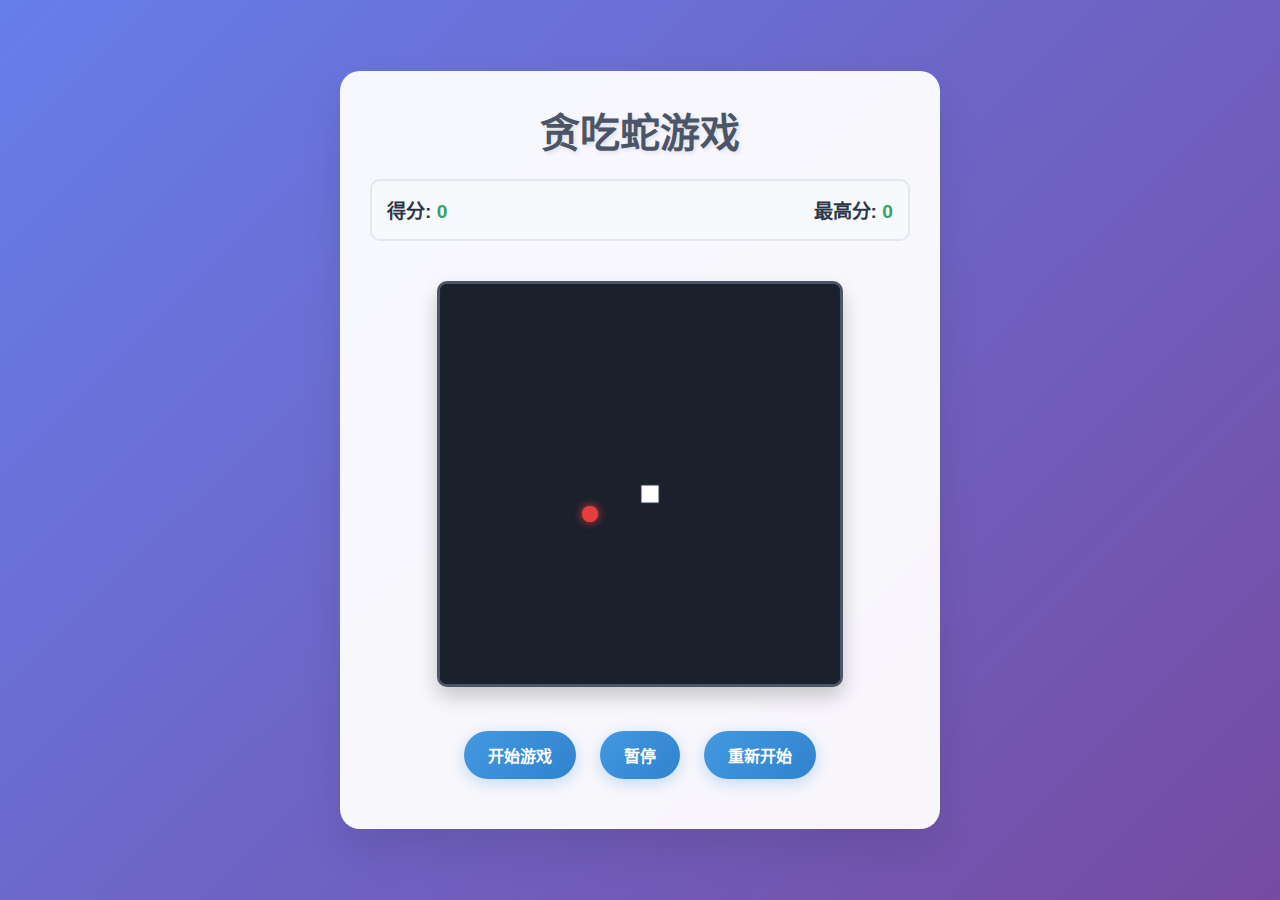
<file: snake/index.html>
<!DOCTYPE html>
<html lang="zh-CN">
<head>
    <meta charset="UTF-8">
    <meta name="viewport" content="width=device-width, initial-scale=1.0, user-scalable=no, maximum-scale=1.0, minimum-scale=1.0">
    <title>贪吃蛇游戏</title>
    <link rel="stylesheet" href="style.css">
</head>
<body>
    <div class="game-container">
        <h1>贪吃蛇游戏</h1>
        <div class="game-info">
            <div class="score">得分: <span id="score">0</span></div>
            <div class="high-score">最高分: <span id="highScore">0</span></div>
        </div>
        <canvas id="gameCanvas" width="400" height="400"></canvas>
        <div class="controls">
            <div class="control-buttons">
                <button id="startBtn">开始游戏</button>
                <button id="pauseBtn">暂停</button>
                <button id="resetBtn">重新开始</button>
            </div>
        </div>
        <!-- 移动端方向控制 -->
        <div class="mobile-controls">
            <div class="direction-pad">
                <button class="direction-btn up" id="upBtn">↑</button>
                <button class="direction-btn left" id="leftBtn">←</button>
                <div class="center-space"></div>
                <button class="direction-btn right" id="rightBtn">→</button>
                <button class="direction-btn down" id="downBtn">↓</button>
            </div>
        </div>
        

        <div class="game-over" id="gameOver">
            <h2>游戏结束!</h2>
            <p>最终得分: <span id="finalScore">0</span></p>
            <button id="restartBtn">再来一局</button>
        </div>
    </div>
    <script src="script.js"></script>
</body>
</html>
</file>
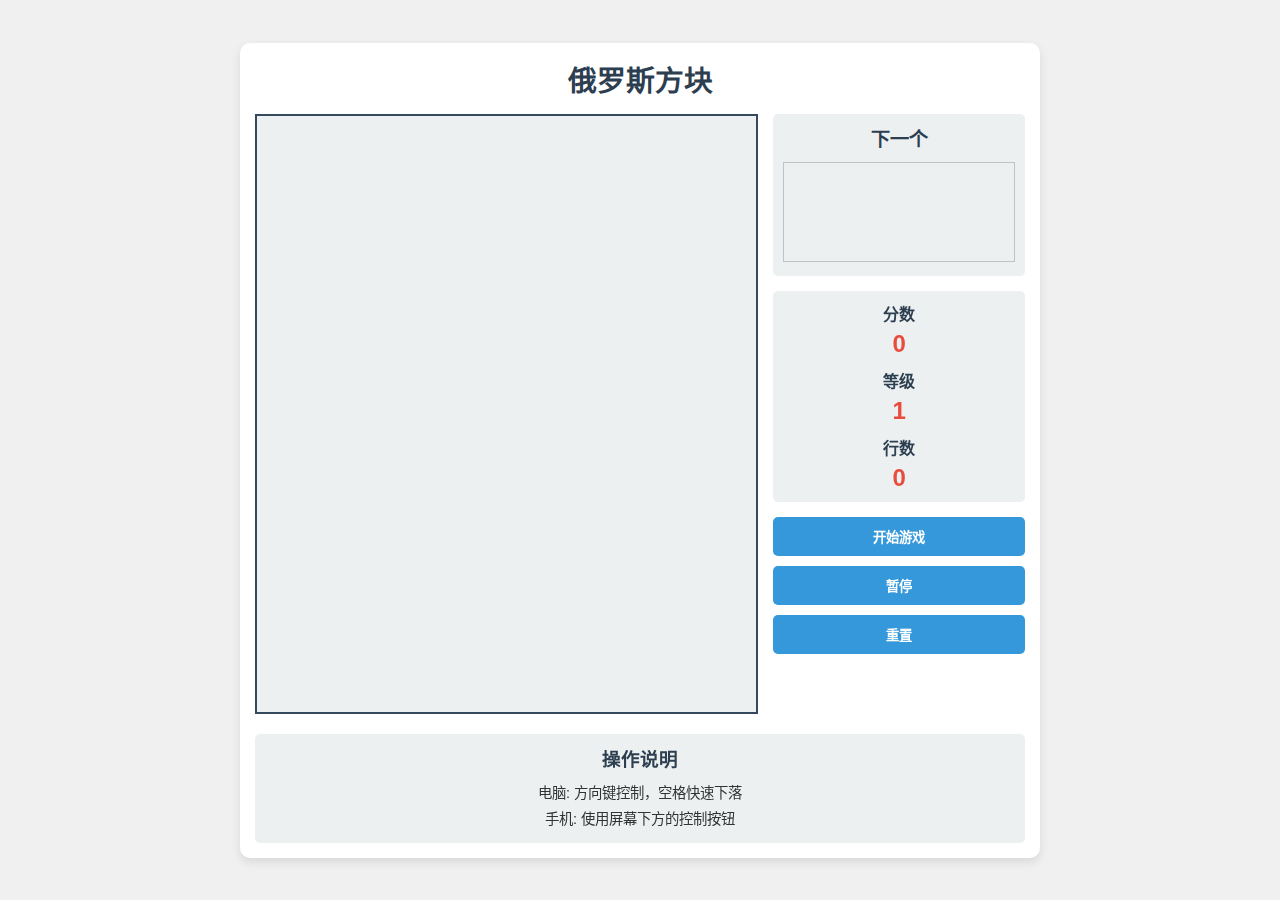
<file: tetris/index.html>
<!DOCTYPE html>
<html lang="zh-CN">
<head>
    <meta charset="UTF-8">
    <meta name="viewport" content="width=device-width, initial-scale=1.0, maximum-scale=1.0, user-scalable=no">
    <title>俄罗斯方块</title>
    <link rel="stylesheet" href="style.css">
</head>
<body>
    <div class="game-container">
        <div class="game-header">
            <h1>俄罗斯方块</h1>
        </div>
        
        <div class="game-wrapper">
            <div class="game-board-container">
                <canvas id="game-board"></canvas>
            </div>
            
            <div class="game-info">
                <div class="next-piece-container">
                    <h2>下一个</h2>
                    <canvas id="next-piece"></canvas>
                </div>
                
                <div class="score-container">
                    <div class="score-item">
                        <h3>分数</h3>
                        <p id="score">0</p>
                    </div>
                    <div class="score-item">
                        <h3>等级</h3>
                        <p id="level">1</p>
                    </div>
                    <div class="score-item">
                        <h3>行数</h3>
                        <p id="lines">0</p>
                    </div>
                </div>
                
                <div class="game-controls">
                    <button id="start-btn">开始游戏</button>
                    <button id="pause-btn">暂停</button>
                    <button id="reset-btn">重置</button>
                </div>
            </div>
        </div>
        
        <div class="mobile-controls">
            <div class="mobile-controls-row">
                <button id="rotate-btn" class="control-btn">旋转</button>
            </div>
            <div class="mobile-controls-row">
                <button id="left-btn" class="control-btn">←</button>
                <button id="down-btn" class="control-btn">↓</button>
                <button id="right-btn" class="control-btn">→</button>
            </div>
            <div class="mobile-controls-row">
                <button id="drop-btn" class="control-btn">快速下落</button>
            </div>
        </div>
        
        <div class="game-instructions">
            <h3>操作说明</h3>
            <p>电脑: 方向键控制，空格快速下落</p>
            <p>手机: 使用屏幕下方的控制按钮</p>
        </div>
    </div>
    
    <script src="script.js"></script>
</body>
</html>
</file>
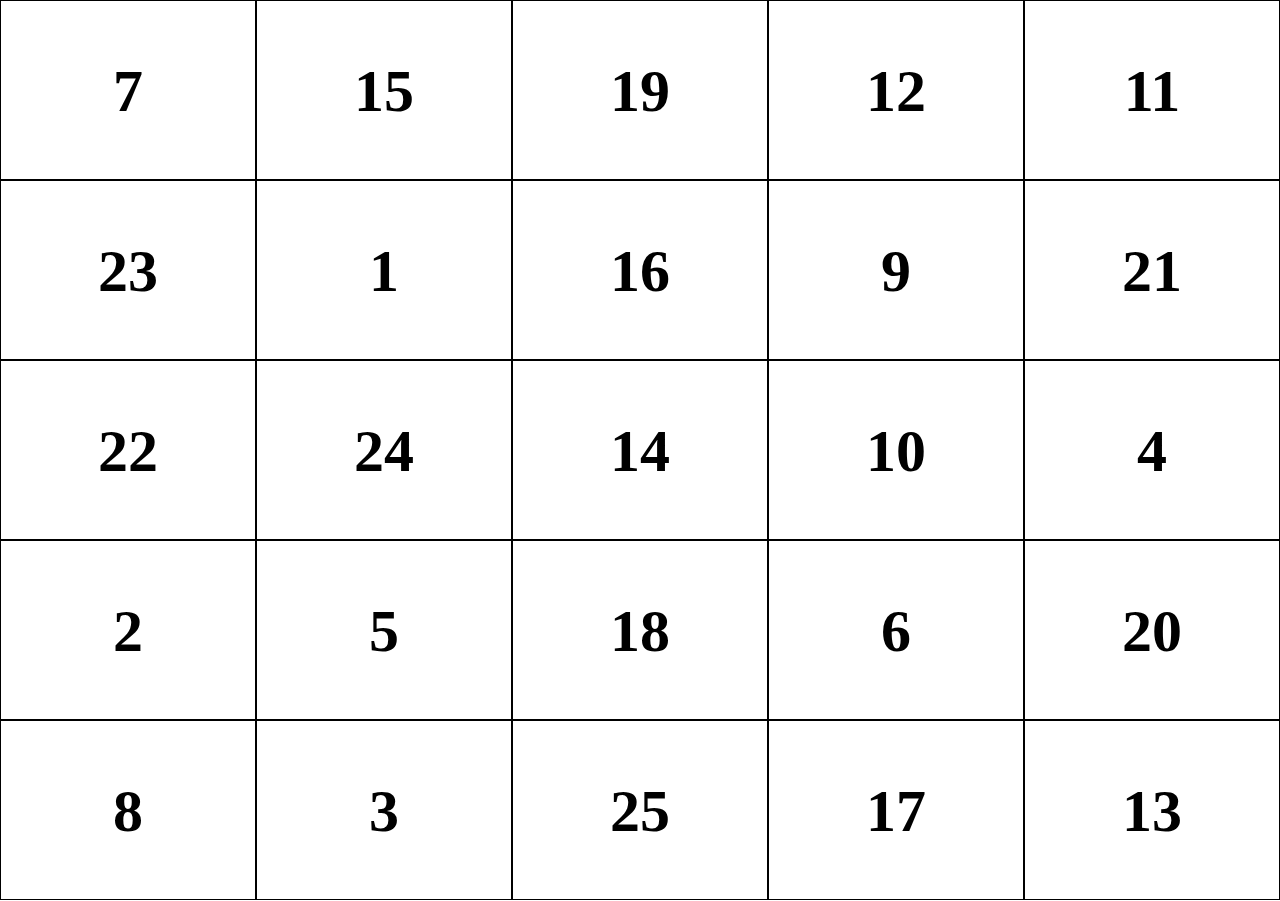
<file: concentration.html>
<!DOCTYPE html>
<html lang="en">
<head>
    <meta charset="UTF-8">
    <meta http-equiv="X-UA-Compatible" content="IE=edge">
    <meta name="viewport" content="width=, initial-scale=1.0">
    <title>陳昱升的個人網站</title>
    <style>
        * {
            padding: 0;
            margin: 0;
        }

        body {
            overflow: hidden;
        }

        li {
            list-style: none;
            width: 20%;
            height: 20vh;
            line-height: 20vh;
            text-align: center;
            border: 1px solid #000;
            box-sizing: border-box;
            font-size: 60px;
            font-weight: bolder;
        }

        ul {
            display: flex;
            flex-wrap: wrap-reverse;
        }
    </style>
</head>
<body>
<ul>
    <li>1</li>
    <li>2</li>
    <li>3</li>
    <li>4</li>
    <li>5</li>
    <li>6</li>
    <li>7</li>
    <li>8</li>
    <li>9</li>
    <li>10</li>
    <li>11</li>
    <li>12</li>
    <li>13</li>
    <li>14</li>
    <li>15</li>
    <li>16</li>
    <li>17</li>
    <li>18</li>
    <li>19</li>
    <li>20</li>
    <li>21</li>
    <li>22</li>
    <li>23</li>
    <li>24</li>
    <li>25</li>
</ul>

<script>
    var liList = document.getElementsByTagName('li');
    var numList = [1, 2, 3, 4, 5, 6, 7, 8, 9, 10, 11, 12, 13, 14, 15, 16, 17, 18, 19, 20, 21, 22, 23, 24, 25]


    for (var i = 0; i < liList.length; i++) {
        var index = Math.ceil(Math.random() * numList.length) - 1;
        liList[i].innerHTML = `${numList.splice(index, 1)}`
        liList[i].ontouchstart = cliBtn
    }


    var preNum = 0;
    var startTime = null;
    var level = [' SSS 优 ', '良', '中', '差']

    function cliBtn() {
        if (preNum === 0 && startTime === null) {
            startTime = Date.now()
        }
        var nextNum = Number(this.innerHTML);
        if (preNum + 1 === nextNum) {
            if (preNum + 1 === 25) {
                return finish()
            }
            preNum++
        } else {
            alert('please start from 1')
            preNum = 0
        }
    }

    function finish() {
        var endTime = parseFloat((Date.now() - startTime) / 1000);
        var levelIndex = 3;
        if (endTime < 8) {
            levelIndex = 0
            comment('你一定是个厉害的人,你的专注力非常厉害')
        } else if (endTime < 16) {
            levelIndex = 1
            comment('你的专注力还能提升,要多加努力')
        } else if (endTime < 26) {
            levelIndex = 2
            comment('你的专注力需要提升,请注意训练')
        }else {
            levelIndex = 3
            comment('你的专注力非常有问题，请一定要多多训练')
        }
        alert(`总用时${ endTime }秒,你的评级是：${level[levelIndex]}`);

    }

    function comment (content){
        setTimeout(()=>{
            alert(content);
            alert('再来一次');
            history.go(0);
        })
    }
</script>

</body>
</html>
</file>
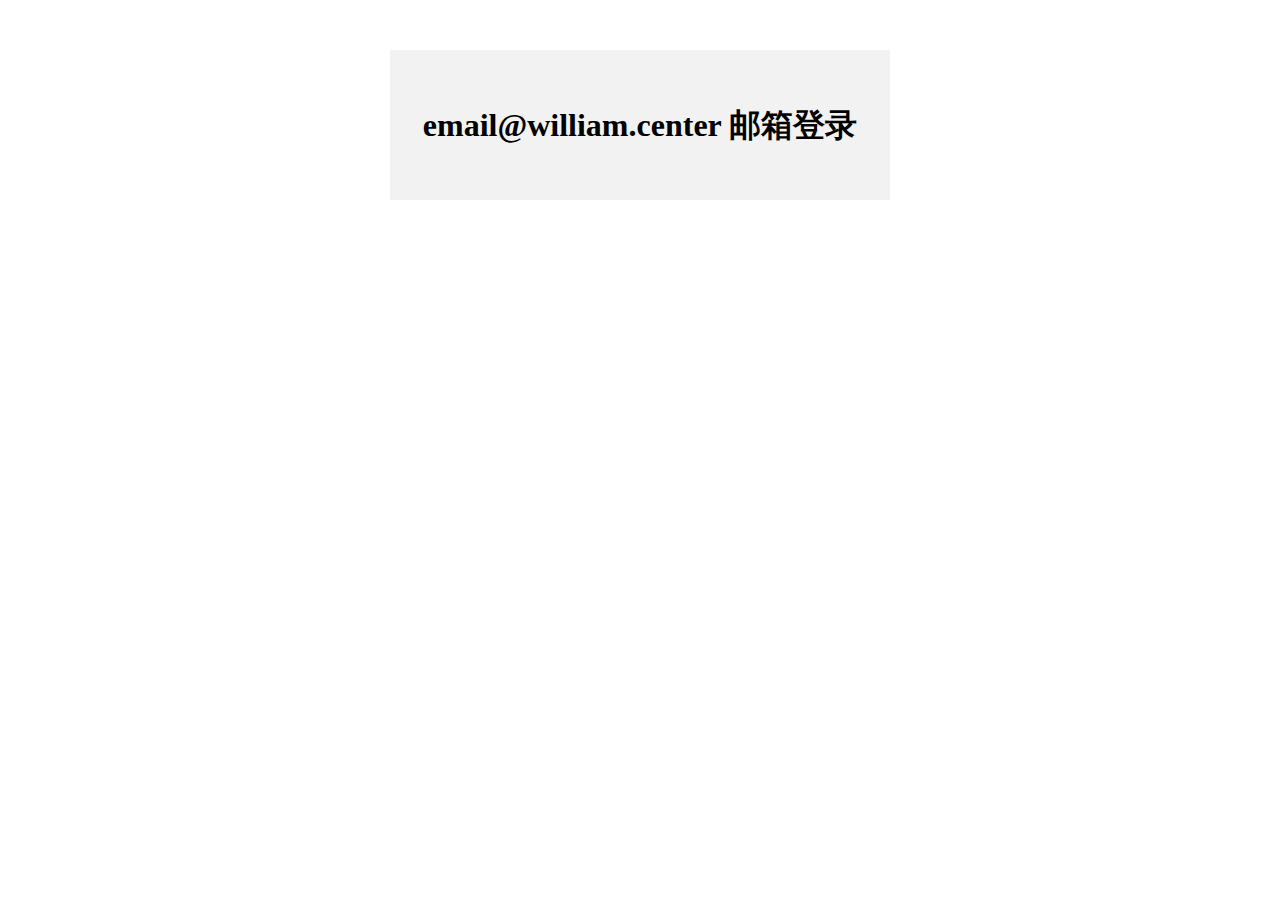
<file: email.html>
<!DOCTYPE html>
<html lang="en">
<head>
    <meta charset="UTF-8">
    <title>陳昱升的個人網站</title>
    <style>
        * {
            padding: 0;
            margin: 0;
        }
        iframe {
            width: 100%;
            height: 100%;
            border: 0;
        }
        html,body{
            overflow: hidden;
            height: 100%;
            width: 100%;
        }
        .cover {
            text-align: center;
            position: absolute;
            background: #f2f2f2;
            width: 500px;
            margin-left: -250px;
            height: 150px;
            line-height: 150px;
            font-weight: bolder;
            font-size: 32px;
            left: 50%;
            top: 50px;

        }
        a {
            color: inherit;
            text-decoration: none;
            background-color: transparent;
            all: unset;
        }
    </style>
</head>
<body>
<div class="cover">email@william.center <a target="_top" href="https://m.exmail.qq.com/cgi-bin/loginpage">邮箱登录</a></div>
<iframe src="https://m.exmail.qq.com/cgi-bin/loginpage" frameborder="0"></iframe>

</body>
</html>
</file>
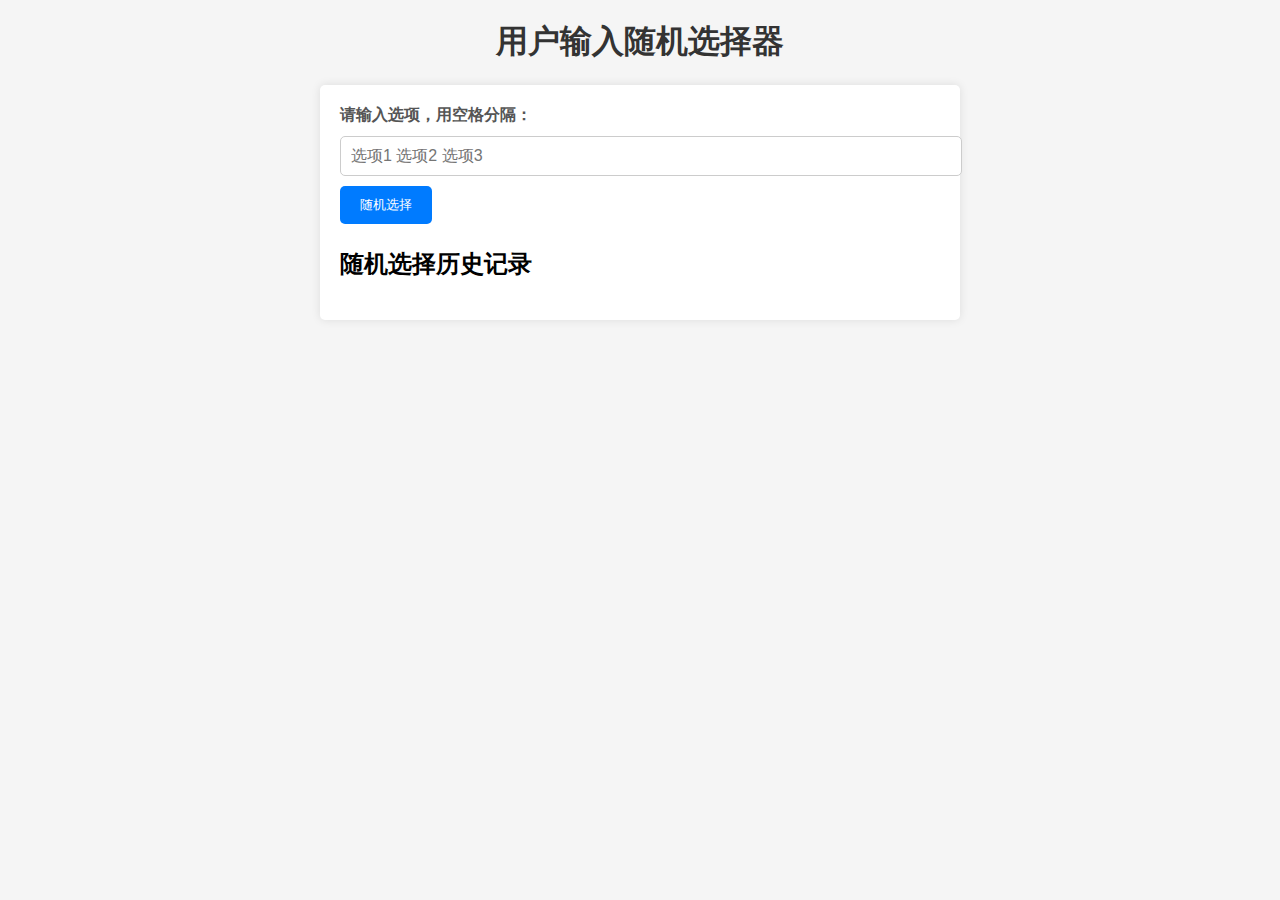
<file: random.html>
<!DOCTYPE html>
<html>
<head>
  <meta charset="UTF-8">
  <title>用户输入随机选择器</title>
  <style>
    body {
      font-family: Arial, sans-serif;
      background-color: #f5f5f5;
      margin: 0;
      padding: 0;
    }

    h1 {
      text-align: center;
      margin-top: 20px;
      color: #333;
    }

    .container {
      max-width: 600px;
      margin: 0 auto;
      padding: 20px;
      background-color: #fff;
      box-shadow: 0 0 10px rgba(0, 0, 0, 0.1);
      border-radius: 5px;
    }

    label {
      display: block;
      font-weight: bold;
      margin-bottom: 10px;
      color: #555;
    }

    input[type="text"] {
      width: 100%;
      padding: 10px;
      font-size: 16px;
      border: 1px solid #ccc;
      border-radius: 5px;
    }

    button {
      display: block;
      margin-top: 10px;
      padding: 10px 20px;
      background-color: #007bff;
      color: #fff;
      border: none;
      border-radius: 5px;
      cursor: pointer;
    }

    button:hover {
      background-color: #0056b3;
    }

    #result {
      font-size: 24px;
      margin-top: 20px;
      color: #333;
    }

    #history {
      margin-top: 20px;
    }

    .history-item {
      display: flex;
      justify-content: space-between;
      align-items: center;
      margin-bottom: 10px;
      padding: 5px;
      border: 1px solid #ccc;
      border-radius: 5px;
    }

    .history-item button {
      background-color: #dc3545;
      color: #fff;
      border: none;
      border-radius: 5px;
      padding: 5px 10px;
      margin-left: 10px;
      cursor: pointer;
    }
  </style>
</head>
<body>
<h1>用户输入随机选择器</h1>
<div class="container">
  <label for="user-input">请输入选项，用空格分隔：</label>
  <input type="text" id="user-input" placeholder="选项1 选项2 选项3">
  <button id="generate-button">随机选择</button>
  <p id="result"></p>
  <div id="history">
    <h2>随机选择历史记录</h2>
    <ul id="history-list"></ul>
  </div>
</div>

<script>
  // 从localStorage中加载用户输入的内容和历史记录
  const savedUserInput = localStorage.getItem("userInput");
  if (savedUserInput) {
    document.getElementById("user-input").value = savedUserInput;
  }
  let savedHistory = JSON.parse(localStorage.getItem("history")) || [];

  // 更新历史记录显示
  function updateHistory() {
    const historyList = document.getElementById("history-list");
    historyList.innerHTML = "";
    for (let i = 0; i < savedHistory.length; i++) {
      const listItem = document.createElement("li");
      const historyItem = document.createElement("div");
      historyItem.classList.add("history-item");
      const deleteButton = document.createElement("button");
      deleteButton.textContent = "删除";
      deleteButton.addEventListener("click", () => {
        // 删除历史记录项
        savedHistory.splice(i, 1);
        // 更新历史记录显示和本地存储
        updateHistory();
        localStorage.setItem("history", JSON.stringify(savedHistory));
      });
      historyItem.textContent = savedHistory[i];
      historyItem.appendChild(deleteButton);
      listItem.appendChild(historyItem);
      historyList.appendChild(listItem);
    }
  }
  updateHistory();

  document.getElementById("generate-button").addEventListener("click", function() {
    const userInput = document.getElementById("user-input").value;

    // 将用户输入的选项分割成数组，使用空格分隔，并过滤掉空白选项
    const options = userInput.split(" ").map(option => option.trim()).filter(option => option !== "");

    if (options.length > 0) {
      // 从选项中随机选择一个
      const randomOption = options[Math.floor(Math.random() * options.length)];

      // 显示随机选择的结果
      const resultText = `随机选择的结果是：${randomOption}`;
      document.getElementById("result").textContent = resultText;

      // 将随机选择结果添加到历史记录
      savedHistory.push(resultText);
      localStorage.setItem("history", JSON.stringify(savedHistory));
      updateHistory();
    } else {
      // 如果没有有效选项，则显示提示信息
      document.getElementById("result").textContent = "请输入至少一个选项。";
    }

    // 将用户输入的内容保存到localStorage
    localStorage.setItem("userInput", userInput);
  });
</script>
</body>
</html>
</file>
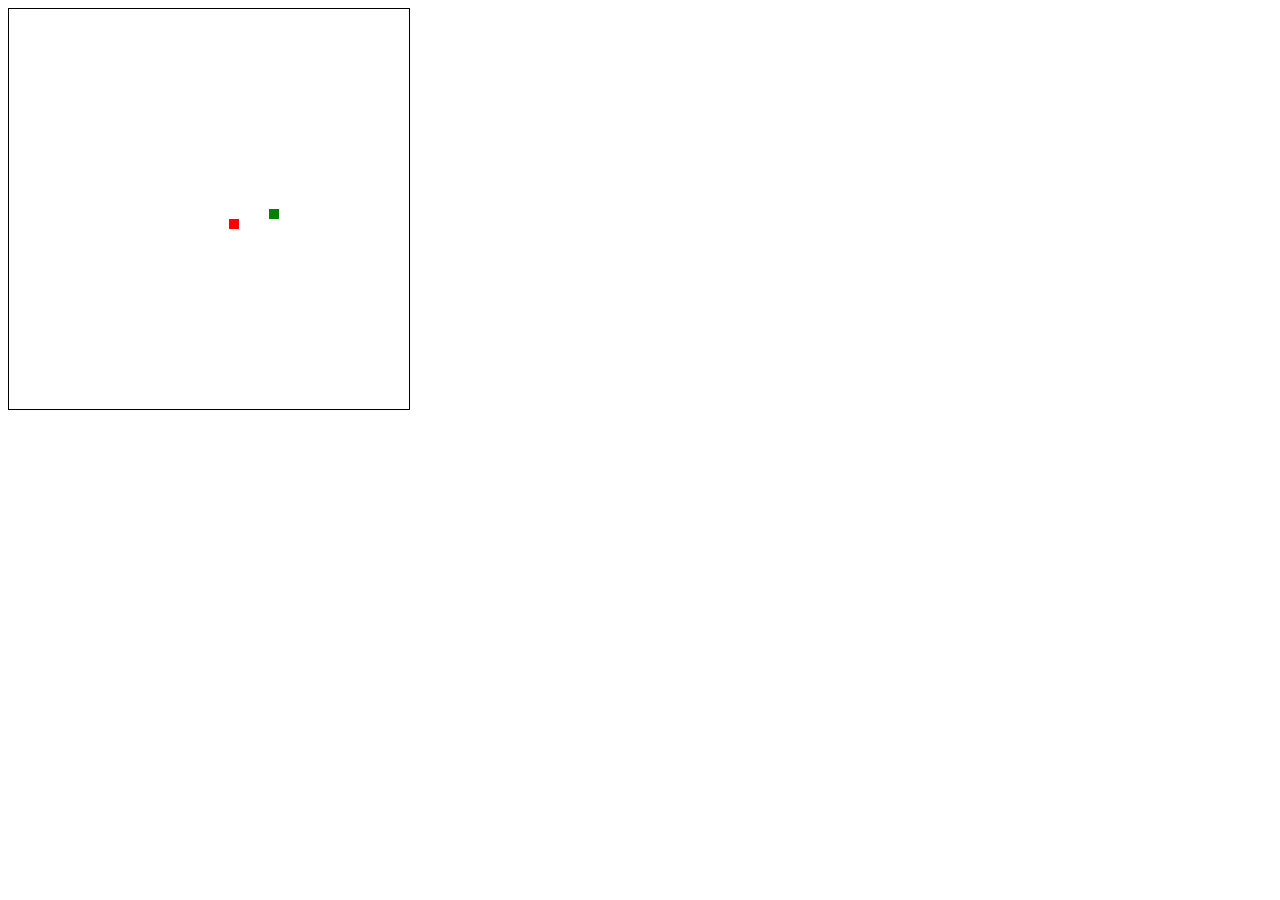
<file: snake.html>
<!DOCTYPE html>
<html>
<head>
  <title>贪吃蛇游戏</title>
  <style>
    canvas {
      border: 1px solid black;
    }
  </style>
</head>
<body>
  <canvas id="gameCanvas" width="400" height="400"></canvas>
  <script>
    const canvas = document.getElementById('gameCanvas');
    const ctx = canvas.getContext('2d');

    let snake = [{ x: 200, y: 200 }];
    let food = { x: 0, y: 0 };
    let direction = 'RIGHT';
    let gameLoop;

    function drawSnake() {
      ctx.fillStyle = 'green';
      snake.forEach(part => ctx.fillRect(part.x, part.y, 10, 10));
    }

    function drawFood() {
      ctx.fillStyle = 'red';
      ctx.fillRect(food.x, food.y, 10, 10);
    }

    function moveSnake() {
      const head = { x: snake[0].x, y: snake[0].y };
      if (direction === 'RIGHT') head.x += 10;
      if (direction === 'LEFT') head.x -= 10;
      if (direction === 'UP') head.y -= 10;
      if (direction === 'DOWN') head.y += 10;
      snake.unshift(head);
      if (head.x === food.x && head.y === food.y) {
        generateFood();
      } else {
        snake.pop();
      }
    }

    function generateFood() {
      food.x = Math.floor(Math.random() * 40) * 10;
      food.y = Math.floor(Math.random() * 40) * 10;
    }

    function checkCollision() {
      const head = snake[0];
      if (head.x < 0 || head.x >= canvas.width || head.y < 0 || head.y >= canvas.height) {
        return true;
      }
      for (let i = 1; i < snake.length; i++) {
        if (head.x === snake[i].x && head.y === snake[i].y) {
          return true;
        }
      }
      return false;
    }

    function gameOver() {
      clearInterval(gameLoop);
      alert('游戏结束！');
    }

    function update() {
      ctx.clearRect(0, 0, canvas.width, canvas.height);
      moveSnake();
      if (checkCollision()) {
        gameOver();
        return;
      }
      drawSnake();
      drawFood();
    }

    function startGame() {
      generateFood();
      gameLoop = setInterval(update, 100);
    }

    document.addEventListener('keydown', event => {
      if (event.key === 'ArrowRight' && direction !== 'LEFT') direction = 'RIGHT';
      if (event.key === 'ArrowLeft' && direction !== 'RIGHT') direction = 'LEFT';
      if (event.key === 'ArrowUp' && direction !== 'DOWN') direction = 'UP';
      if (event.key === 'ArrowDown' && direction !== 'UP') direction = 'DOWN';
    });

    startGame();
  </script>
</body>
</html>
</file>
<file: snake/style.css>
* {
    margin: 0;
    padding: 0;
    box-sizing: border-box;
}

body {
    font-family: 'Arial', sans-serif;
    background: linear-gradient(135deg, #667eea 0%, #764ba2 100%);
    min-height: 100vh;
    display: flex;
    justify-content: center;
    align-items: center;
    color: #333;
    touch-action: manipulation;
    -webkit-touch-callout: none;
    -webkit-user-select: none;
    -khtml-user-select: none;
    -moz-user-select: none;
    -ms-user-select: none;
    user-select: none;
}

.game-container {
    background: rgba(255, 255, 255, 0.95);
    border-radius: 20px;
    padding: 30px;
    box-shadow: 0 20px 40px rgba(0, 0, 0, 0.1);
    text-align: center;
    max-width: 600px;
    width: 100%;
    touch-action: manipulation;
}

h1 {
    color: #4a5568;
    margin-bottom: 20px;
    font-size: 2.5em;
    text-shadow: 2px 2px 4px rgba(0, 0, 0, 0.1);
}

.game-info {
    display: flex;
    justify-content: space-between;
    margin-bottom: 20px;
    padding: 15px;
    background: #f7fafc;
    border-radius: 10px;
    border: 2px solid #e2e8f0;
}

.score, .high-score {
    font-size: 1.2em;
    font-weight: bold;
    color: #2d3748;
}

.score span, .high-score span {
    color: #38a169;
}

#gameCanvas {
    border: 3px solid #4a5568;
    border-radius: 10px;
    background-color: #1a202c;
    margin: 20px 0;
    box-shadow: 0 10px 20px rgba(0, 0, 0, 0.2);
    touch-action: none;
}

.controls {
    margin-top: 20px;
}

.control-buttons {
    margin-bottom: 20px;
}

.control-buttons button {
    background: linear-gradient(135deg, #4299e1, #3182ce);
    color: white;
    border: none;
    padding: 12px 24px;
    margin: 0 10px;
    border-radius: 25px;
    font-size: 1em;
    font-weight: bold;
    cursor: pointer;
    transition: all 0.3s ease;
    box-shadow: 0 4px 15px rgba(66, 153, 225, 0.3);
}

.control-buttons button:hover {
    transform: translateY(-2px);
    box-shadow: 0 6px 20px rgba(66, 153, 225, 0.4);
}

.control-buttons button:active {
    transform: translateY(0);
}

.control-buttons button:disabled {
    background: #a0aec0;
    cursor: not-allowed;
    transform: none;
    box-shadow: none;
}

.instructions {
    background: #edf2f7;
    padding: 20px;
    border-radius: 10px;
    border-left: 4px solid #4299e1;
}

.instructions h3 {
    color: #2d3748;
    margin-bottom: 10px;
}

.instructions p {
    margin: 5px 0;
    color: #4a5568;
}

.game-over {
    position: fixed;
    top: 0;
    left: 0;
    width: 100%;
    height: 100%;
    background: rgba(0, 0, 0, 0.8);
    display: none;
    justify-content: center;
    align-items: center;
    z-index: 1000;
}

.game-over > div {
    background: white;
    padding: 40px;
    border-radius: 20px;
    text-align: center;
    box-shadow: 0 20px 40px rgba(0, 0, 0, 0.3);
}

.game-over h2 {
    color: #e53e3e;
    margin-bottom: 20px;
    font-size: 2em;
}

.game-over p {
    font-size: 1.2em;
    margin-bottom: 20px;
    color: #4a5568;
}

#restartBtn {
    background: linear-gradient(135deg, #48bb78, #38a169);
    color: white;
    border: none;
    padding: 15px 30px;
    border-radius: 25px;
    font-size: 1.1em;
    font-weight: bold;
    cursor: pointer;
    transition: all 0.3s ease;
    box-shadow: 0 4px 15px rgba(72, 187, 120, 0.3);
}

#restartBtn:hover {
    transform: translateY(-2px);
    box-shadow: 0 6px 20px rgba(72, 187, 120, 0.4);
}

/* 移动端方向控制 */
.mobile-controls {
    margin: 20px 0;
    display: flex;
    justify-content: center;
}

.direction-pad {
    display: grid;
    grid-template-columns: 1fr 1fr 1fr;
    grid-template-rows: 1fr 1fr 1fr;
    gap: 10px;
    width: 200px;
    height: 200px;
}

.direction-btn {
    background: linear-gradient(135deg, #4299e1, #3182ce);
    color: white;
    border: none;
    border-radius: 12px;
    font-size: 2em;
    font-weight: bold;
    cursor: pointer;
    transition: all 0.3s ease;
    box-shadow: 0 4px 15px rgba(66, 153, 225, 0.3);
    user-select: none;
    -webkit-user-select: none;
    -webkit-touch-callout: none;
    display: flex;
    align-items: center;
    justify-content: center;
    min-height: 55px;
    min-width: 55px;
    padding: 8px;
}

.direction-btn:hover {
    transform: translateY(-2px);
    box-shadow: 0 6px 20px rgba(66, 153, 225, 0.4);
}

.direction-btn:active,
.direction-btn.pressed {
    transform: translateY(0);
    background: linear-gradient(135deg, #3182ce, #2c5aa0);
    box-shadow: 0 2px 8px rgba(66, 153, 225, 0.6);
}

/* 移动端触摸反馈 */
@media (max-width: 768px) {
    .direction-btn:active {
        transform: scale(0.95);
        background: linear-gradient(135deg, #3182ce, #2c5aa0);
    }
}

.direction-btn.up {
    grid-column: 2;
    grid-row: 1;
}

.direction-btn.left {
    grid-column: 1;
    grid-row: 2;
}

.center-space {
    grid-column: 2;
    grid-row: 2;
}

.direction-btn.right {
    grid-column: 3;
    grid-row: 2;
}

.direction-btn.down {
    grid-column: 2;
    grid-row: 3;
}

/* 在桌面端隐藏移动控制 */
@media (min-width: 769px) {
    .mobile-controls {
        display: none;
    }
}

@media (max-width: 768px) {
    .game-container {
        padding: 20px;
        margin: 20px;
    }
    
    h1 {
        font-size: 2em;
    }
    
    #gameCanvas {
        width: 100%;
        max-width: 350px;
        height: auto;
    }
    
    .control-buttons button {
        padding: 10px 20px;
        margin: 5px;
        font-size: 0.9em;
    }
    
    /* 移动端显示方向控制 */
    .mobile-controls {
        display: flex;
    }
}
</file>
<file: tetris/style.css>
* {
    margin: 0;
    padding: 0;
    box-sizing: border-box;
    -webkit-tap-highlight-color: transparent;
}

body {
    font-family: 'Arial', sans-serif;
    background-color: #f0f0f0;
    color: #333;
    min-height: 100vh;
    display: flex;
    flex-direction: column;
    align-items: center;
    justify-content: center;
    padding: 10px;
}

.game-container {
    width: 100%;
    max-width: 800px;
    background-color: #fff;
    border-radius: 10px;
    box-shadow: 0 4px 10px rgba(0, 0, 0, 0.1);
    padding: 15px;
    margin: 0 auto;
}

.game-header {
    text-align: center;
    margin-bottom: 15px;
}

.game-header h1 {
    font-size: 1.8rem;
    color: #2c3e50;
}

.game-wrapper {
    display: flex;
    flex-direction: row;
    gap: 15px;
}

@media (max-width: 768px) {
    .game-wrapper {
        flex-direction: column;
    }
}

.game-board-container {
    flex: 2;
    aspect-ratio: 1/2;
    max-height: 600px;
}

#game-board {
    width: 100%;
    height: 100%;
    background-color: #ecf0f1;
    border: 2px solid #34495e;
}

.game-info {
    flex: 1;
    display: flex;
    flex-direction: column;
    gap: 15px;
}

@media (max-width: 768px) {
    .game-info {
        flex-direction: row;
        flex-wrap: wrap;
        justify-content: space-around;
    }
}

.next-piece-container {
    background-color: #ecf0f1;
    border-radius: 5px;
    padding: 10px;
    text-align: center;
}

.next-piece-container h2 {
    font-size: 1.2rem;
    margin-bottom: 10px;
    color: #2c3e50;
}

#next-piece {
    width: 100%;
    height: 100px;
    background-color: #ecf0f1;
    border: 1px solid #bdc3c7;
}

.score-container {
    background-color: #ecf0f1;
    border-radius: 5px;
    padding: 10px;
    display: flex;
    flex-direction: column;
    gap: 10px;
}

@media (max-width: 768px) {
    .score-container {
        flex-direction: row;
        justify-content: space-around;
    }
}

.score-item {
    text-align: center;
}

.score-item h3 {
    font-size: 1rem;
    color: #2c3e50;
    margin-bottom: 5px;
}

.score-item p {
    font-size: 1.5rem;
    font-weight: bold;
    color: #e74c3c;
}

.game-controls {
    display: flex;
    flex-direction: column;
    gap: 10px;
}

@media (max-width: 768px) {
    .game-controls {
        flex-direction: row;
        justify-content: center;
    }
}

.game-controls button {
    padding: 10px;
    border: none;
    border-radius: 5px;
    background-color: #3498db;
    color: white;
    font-weight: bold;
    cursor: pointer;
    transition: background-color 0.2s;
}

.game-controls button:hover {
    background-color: #2980b9;
}

.mobile-controls {
    margin-top: 20px;
    display: flex;
    flex-direction: column;
    gap: 10px;
    width: 100%;
}

.mobile-controls-row {
    display: flex;
    justify-content: center;
    gap: 10px;
}

.control-btn {
    padding: 15px;
    border: none;
    border-radius: 5px;
    background-color: #34495e;
    color: white;
    font-weight: bold;
    cursor: pointer;
    min-width: 60px;
    min-height: 60px;
    display: flex;
    align-items: center;
    justify-content: center;
    user-select: none;
    touch-action: manipulation;
}

#rotate-btn, #drop-btn {
    min-width: 120px;
}

.control-btn:active {
    background-color: #2c3e50;
    transform: scale(0.95);
}

.game-instructions {
    margin-top: 20px;
    text-align: center;
    padding: 10px;
    background-color: #ecf0f1;
    border-radius: 5px;
}

.game-instructions h3 {
    margin-bottom: 10px;
    color: #2c3e50;
}

.game-instructions p {
    margin-bottom: 5px;
    font-size: 0.9rem;
}

/* 隐藏桌面端的移动控制按钮 */
@media (min-width: 1024px) {
    .mobile-controls {
        display: none;
    }
}
</file>
